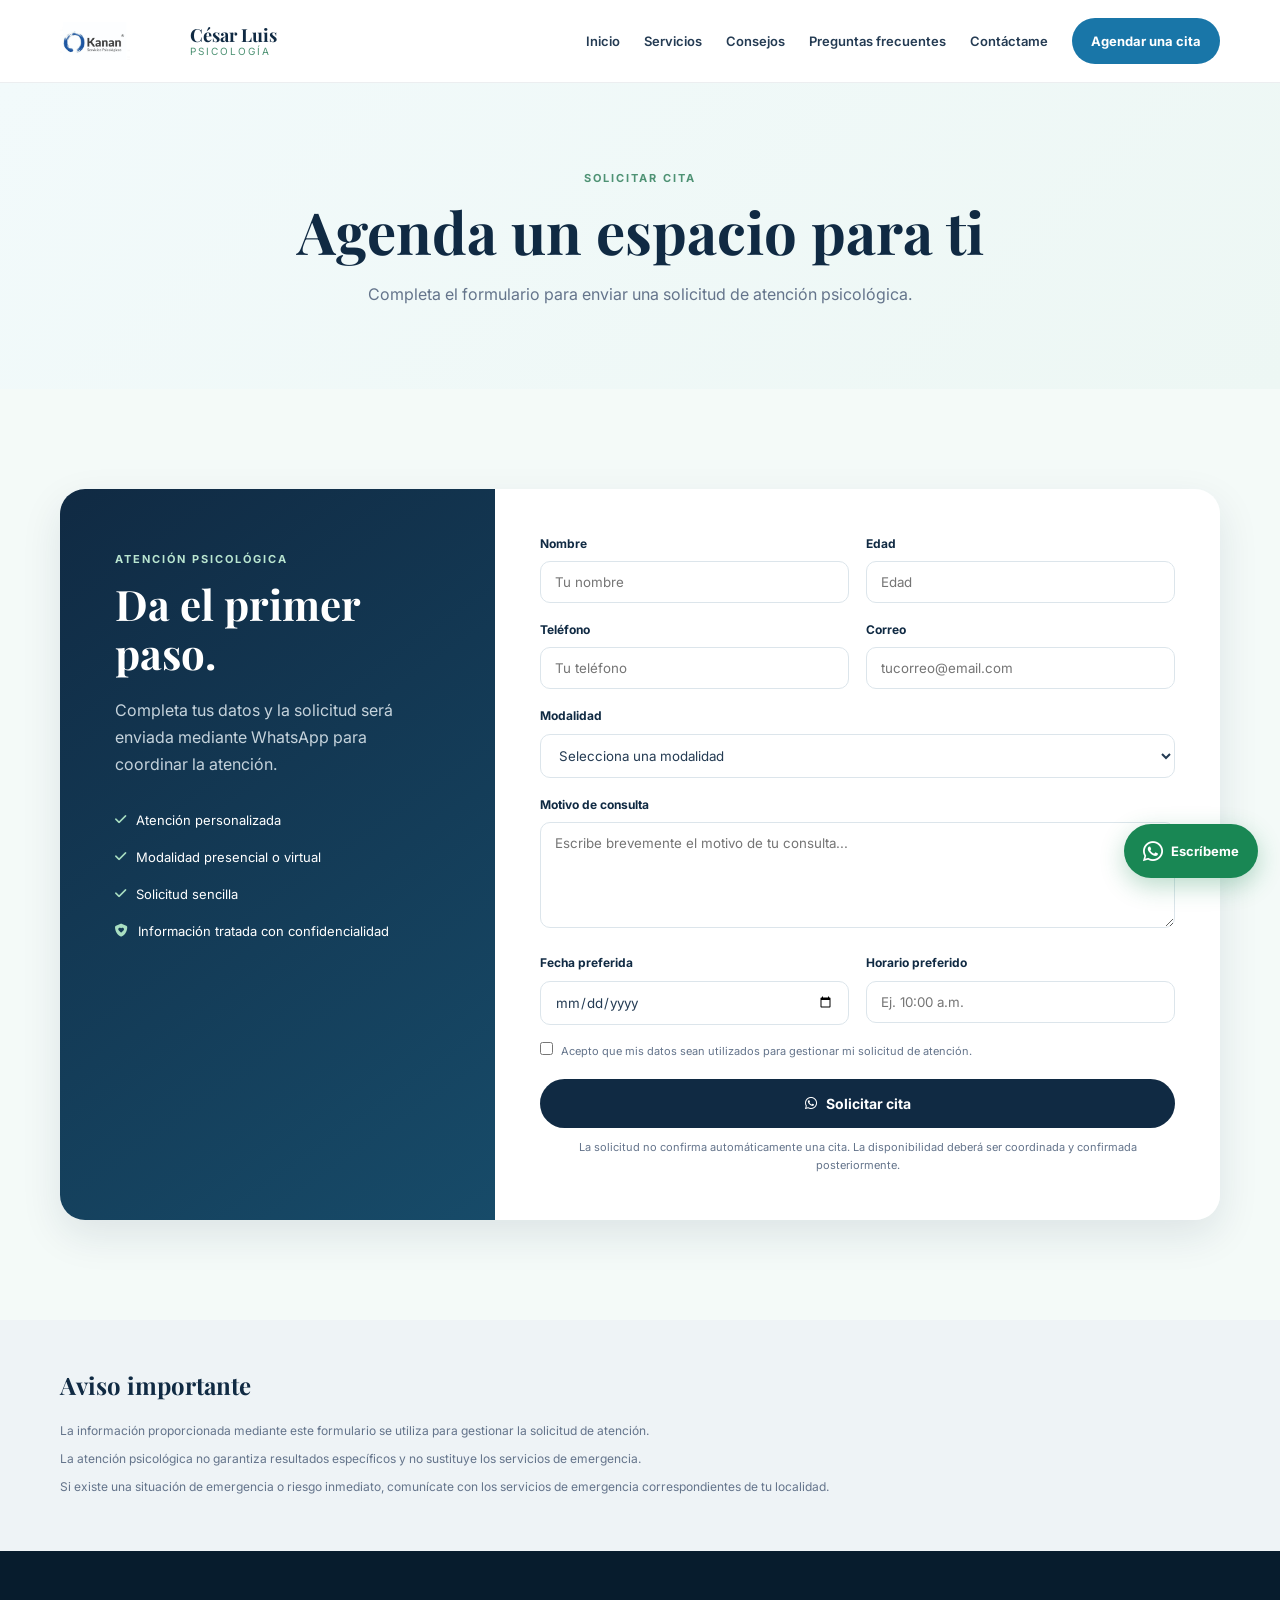
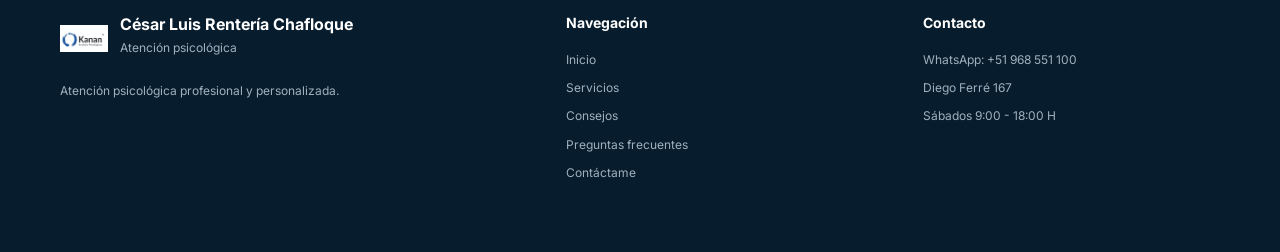
<file: psicologo-web/cita.html>
<!DOCTYPE html>
<html lang="es">

<head>

    <meta charset="UTF-8">
    <meta name="viewport" content="width=device-width, initial-scale=1.0">

    <meta name="description"
          content="Solicita una cita de atención psicológica.">

    <title>Agendar cita | Psicólogo César Luis Rentería</title>

    <link rel="stylesheet" href="styles.css">

    <link rel="preconnect" href="https://fonts.googleapis.com">
    <link rel="preconnect" href="https://fonts.gstatic.com" crossorigin>

    <link href="https://fonts.googleapis.com/css2?family=Inter:wght@400;500;600;700&family=Playfair+Display:wght@600;700&display=swap"
          rel="stylesheet">

    <link rel="stylesheet"
          href="https://cdnjs.cloudflare.com/ajax/libs/font-awesome/6.5.2/css/all.min.css">

    <link rel="icon" type="image/png" href="img/favicon.png">

</head>

<body>


<header class="header">

    <div class="container nav-container">

        <a href="index.html" class="logo">

            <img src="img/logo.png"
                 alt="Logo"
                 class="logo-img">

            <div class="logo-text">
                <strong>César Luis</strong>
                <span>Psicología</span>
            </div>

        </a>


        <button class="menu-toggle" id="menuToggle">

            <i class="fa-solid fa-bars"></i>

        </button>


        <nav class="nav" id="nav">

            <a href="index.html" class="nav-link">
                Inicio
            </a>

            <a href="servicios.html" class="nav-link">
                Servicios
            </a>

            <a href="consejos.html" class="nav-link">
                Consejos
            </a>

            <a href="preguntas.html" class="nav-link">
                Preguntas frecuentes
            </a>

            <a href="contacto.html" class="nav-link">
                Contáctame
            </a>

            <a href="cita.html" class="nav-button active-button">
                Agendar una cita
            </a>

        </nav>

    </div>

</header>


<main>


<section class="page-hero">

    <div class="container">

        <span class="section-label">
            SOLICITAR CITA
        </span>

        <h1>
            Agenda un espacio para ti
        </h1>

        <p>
            Completa el formulario para enviar una solicitud
            de atención psicológica.
        </p>

    </div>

</section>


<section class="section appointment">

    <div class="container">

        <div class="appointment-box">


            <div class="appointment-info">

                <span class="section-label light">
                    ATENCIÓN PSICOLÓGICA
                </span>

                <h2>
                    Da el primer paso.
                </h2>

                <p>
                    Completa tus datos y la solicitud será enviada
                    mediante WhatsApp para coordinar la atención.
                </p>

                <div class="appointment-features">

                    <div>
                        <i class="fa-solid fa-check"></i>
                        Atención personalizada
                    </div>

                    <div>
                        <i class="fa-solid fa-check"></i>
                        Modalidad presencial o virtual
                    </div>

                    <div>
                        <i class="fa-solid fa-check"></i>
                        Solicitud sencilla
                    </div>

                    <div>
                        <i class="fa-solid fa-shield-heart"></i>
                        Información tratada con confidencialidad
                    </div>

                </div>

            </div>


            <form class="appointment-form"
                  id="appointmentForm">


                <div class="form-row">

                    <div class="form-group">

                        <label for="nombre">
                            Nombre
                        </label>

                        <input type="text"
                               id="nombre"
                               name="nombre"
                               required
                               placeholder="Tu nombre">

                    </div>


                    <div class="form-group">

                        <label for="edad">
                            Edad
                        </label>

                        <input type="number"
                               id="edad"
                               name="edad"
                               min="1"
                               max="120"
                               required
                               placeholder="Edad">

                    </div>

                </div>


                <div class="form-row">

                    <div class="form-group">

                        <label for="telefono">
                            Teléfono
                        </label>

                        <input type="tel"
                               id="telefono"
                               name="telefono"
                               required
                               placeholder="Tu teléfono">

                    </div>


                    <div class="form-group">

                        <label for="correo">
                            Correo
                        </label>

                        <input type="email"
                               id="correo"
                               name="correo"
                               required
                               placeholder="tucorreo@email.com">

                    </div>

                </div>


                <div class="form-group">

                    <label for="modalidad">
                        Modalidad
                    </label>

                    <select id="modalidad"
                            name="modalidad"
                            required>

                        <option value="">
                            Selecciona una modalidad
                        </option>

                        <option value="Presencial">
                            Presencial
                        </option>

                        <option value="Virtual">
                            Virtual
                        </option>

                    </select>

                </div>


                <div class="form-group">

                    <label for="motivo">
                        Motivo de consulta
                    </label>

                    <textarea id="motivo"
                              name="motivo"
                              rows="5"
                              required
                              placeholder="Escribe brevemente el motivo de tu consulta..."></textarea>

                </div>


                <div class="form-row">

                    <div class="form-group">

                        <label for="fecha">
                            Fecha preferida
                        </label>

                        <input type="date"
                               id="fecha"
                               name="fecha"
                               required>

                    </div>


                    <div class="form-group">

                        <label for="horario">
                            Horario preferido
                        </label>

                        <input type="text"
                               id="horario"
                               name="horario"
                               required
                               placeholder="Ej. 10:00 a.m.">

                    </div>

                </div>


                <label class="privacy-check">

                    <input type="checkbox"
                           required>

                    <span>
                        Acepto que mis datos sean utilizados
                        para gestionar mi solicitud de atención.
                    </span>

                </label>


                <button type="submit"
                        class="btn btn-primary btn-full">

                    <i class="fa-brands fa-whatsapp"></i>

                    Solicitar cita

                </button>


                <small class="form-note">

                    La solicitud no confirma automáticamente
                    una cita. La disponibilidad deberá ser
                    coordinada y confirmada posteriormente.

                </small>

            </form>

        </div>

    </div>

</section>


<section class="privacy">

    <div class="container">

        <h2>
            Aviso importante
        </h2>

        <p>
            La información proporcionada mediante este formulario
            se utiliza para gestionar la solicitud de atención.
        </p>

        <p>
            La atención psicológica no garantiza resultados específicos
            y no sustituye los servicios de emergencia.
        </p>

        <p>
            Si existe una situación de emergencia o riesgo inmediato,
            comunícate con los servicios de emergencia correspondientes
            de tu localidad.
        </p>

    </div>

</section>


</main>


<footer class="footer">

    <div class="container footer-grid">

        <div>

            <div class="footer-logo">

                <img src="img/logo.png" alt="Logo">

                <div>
                    <strong>César Luis Rentería Chafloque</strong>
                    <span>Atención psicológica</span>
                </div>

            </div>

            <p>
                Atención psicológica profesional y personalizada.
            </p>

        </div>


        <div>

            <h3>Navegación</h3>

            <a href="index.html">Inicio</a>
            <a href="servicios.html">Servicios</a>
            <a href="consejos.html">Consejos</a>
            <a href="preguntas.html">Preguntas frecuentes</a>
            <a href="contacto.html">Contáctame</a>

        </div>


        <div>

            <h3>Contacto</h3>

            <a href="https://wa.me/51968551100" target="_blank">
                WhatsApp: +51 968 551 100
            </a>

            <span>Diego Ferré 167</span>
            <span>Sábados 9:00 - 18:00 H</span>

        </div>

    </div>

</footer>


<a href="https://wa.me/51968551100"
   target="_blank"
   class="whatsapp-float">

    <i class="fa-brands fa-whatsapp"></i>
    <span>Escríbeme</span>

</a>


<script src="script.js"></script>

</body>
</html>
</file>
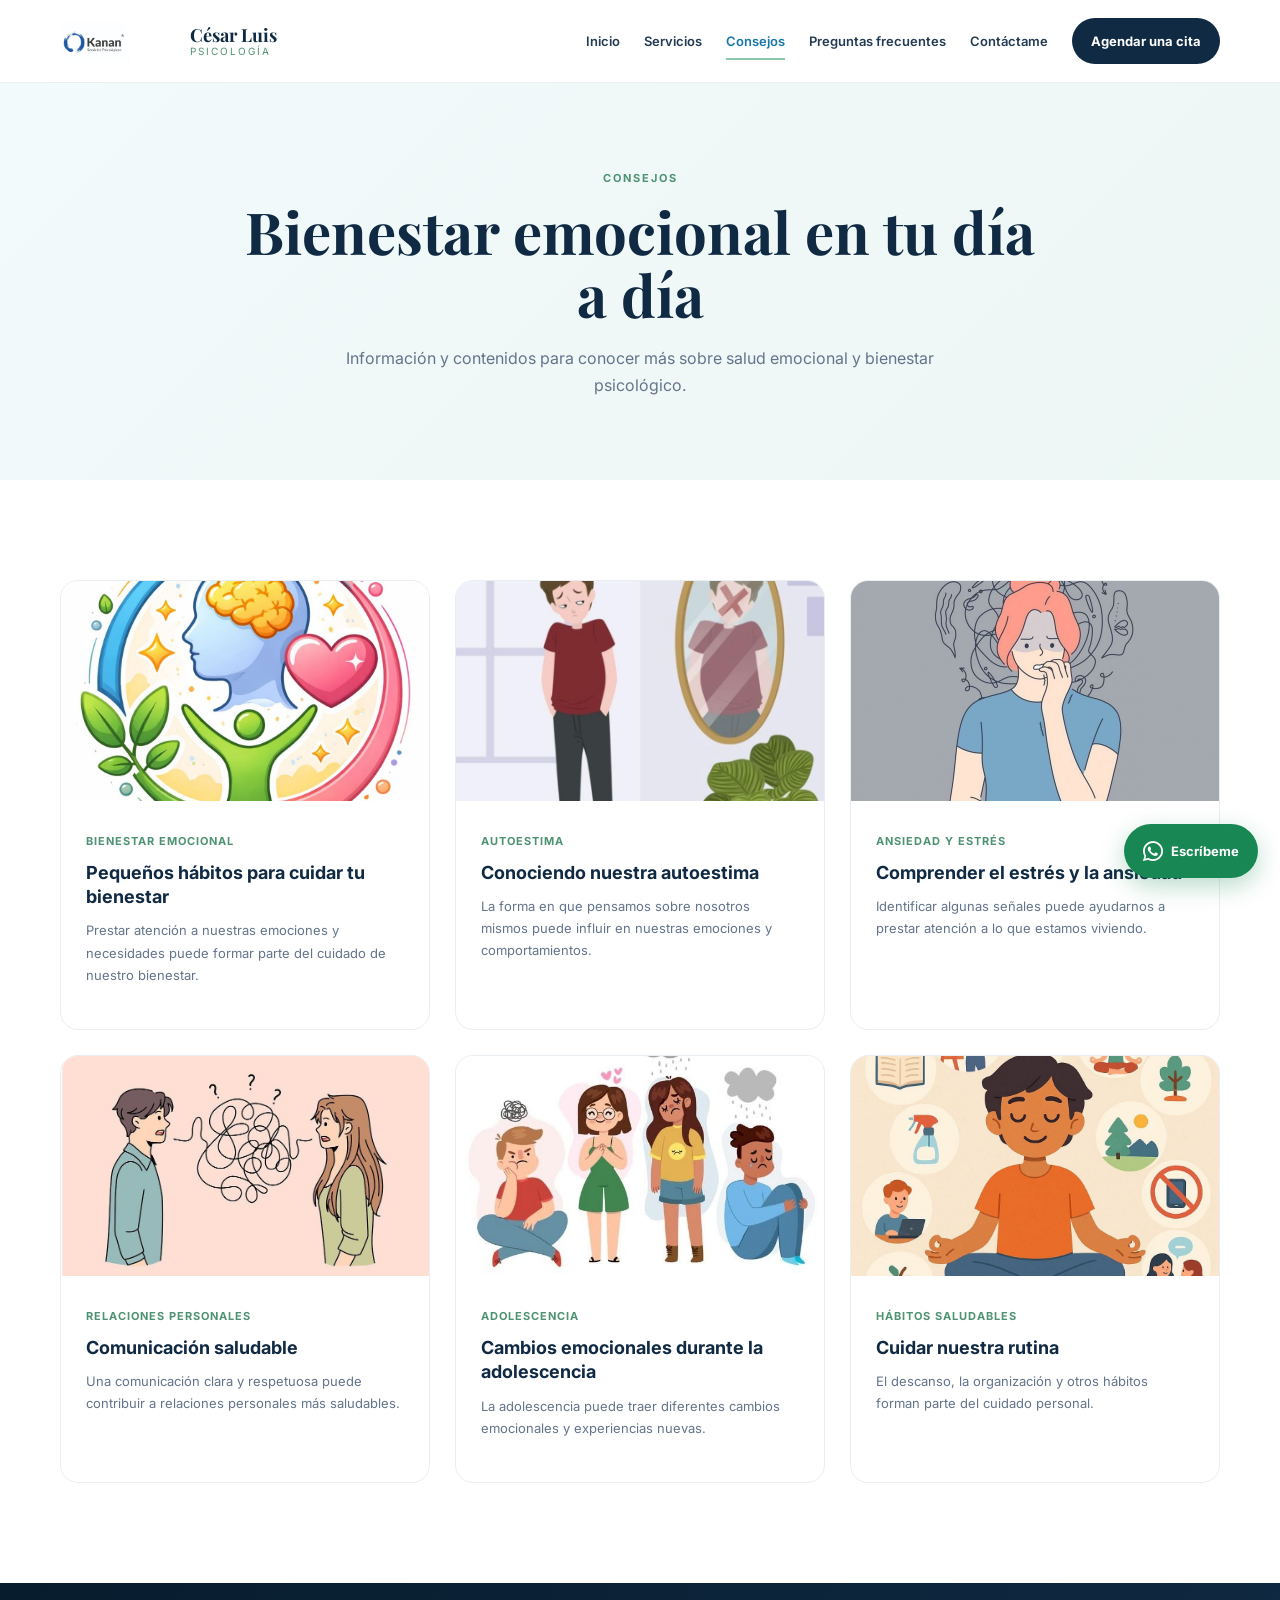
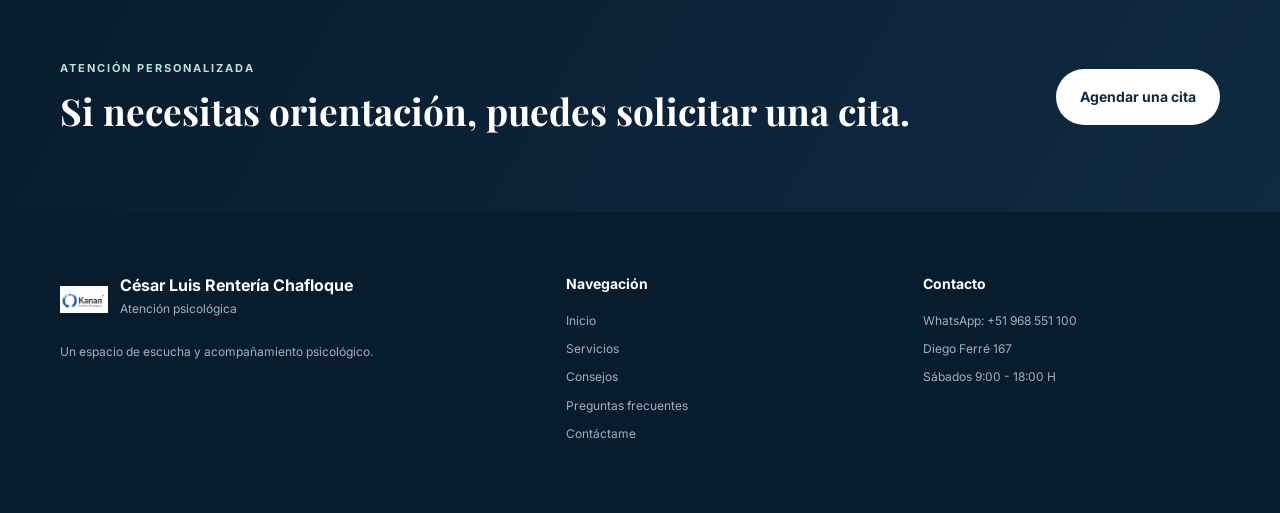
<file: psicologo-web/consejos.html>
<!DOCTYPE html>
<html lang="es">

<head>

    <meta charset="UTF-8">
    <meta name="viewport" content="width=device-width, initial-scale=1.0">

    <meta name="description"
          content="Consejos y contenido sobre bienestar emocional y salud psicológica.">

    <title>Consejos | Psicólogo César Luis Rentería</title>

    <link rel="stylesheet" href="styles.css">

    <link rel="preconnect" href="https://fonts.googleapis.com">
    <link rel="preconnect" href="https://fonts.gstatic.com" crossorigin>

    <link href="https://fonts.googleapis.com/css2?family=Inter:wght@400;500;600;700&family=Playfair+Display:wght@600;700&display=swap"
          rel="stylesheet">

    <link rel="stylesheet"
          href="https://cdnjs.cloudflare.com/ajax/libs/font-awesome/6.5.2/css/all.min.css">

    <link rel="icon" type="image/png" href="img/favicon.png">

</head>

<body>


<header class="header">

    <div class="container nav-container">

        <a href="index.html" class="logo">

            <img src="img/logo.png"
                 alt="Logo"
                 class="logo-img">

            <div class="logo-text">
                <strong>César Luis</strong>
                <span>Psicología</span>
            </div>

        </a>


        <button class="menu-toggle" id="menuToggle">

            <i class="fa-solid fa-bars"></i>

        </button>


        <nav class="nav" id="nav">

            <a href="index.html" class="nav-link">
                Inicio
            </a>

            <a href="servicios.html" class="nav-link">
                Servicios
            </a>

            <a href="consejos.html" class="nav-link active">
                Consejos
            </a>

            <a href="preguntas.html" class="nav-link">
                Preguntas frecuentes
            </a>

            <a href="contacto.html" class="nav-link">
                Contáctame
            </a>

            <a href="cita.html" class="nav-button">
                Agendar una cita
            </a>

        </nav>

    </div>

</header>


<main>


<section class="page-hero">

    <div class="container">

        <span class="section-label">
            CONSEJOS
        </span>

        <h1>
            Bienestar emocional
            en tu día a día
        </h1>

        <p>
            Información y contenidos para conocer más sobre
            salud emocional y bienestar psicológico.
        </p>

    </div>

</section>


<section class="section blog">

    <div class="container">

        <div class="blog-grid">


            <article class="blog-card">

                <img src="img/bienestar.jpeg"
                     alt="Bienestar emocional">

                <div class="blog-content">

                    <span>Bienestar emocional</span>

                    <h3>
                        Pequeños hábitos para cuidar tu bienestar
                    </h3>

                    <p>
                        Prestar atención a nuestras emociones y
                        necesidades puede formar parte del cuidado
                        de nuestro bienestar.
                    </p>

                </div>

            </article>


            <article class="blog-card">

                <img src="img/autoestima.jpeg"
                     alt="Autoestima">

                <div class="blog-content">

                    <span>Autoestima</span>

                    <h3>
                        Conociendo nuestra autoestima
                    </h3>

                    <p>
                        La forma en que pensamos sobre nosotros
                        mismos puede influir en nuestras emociones
                        y comportamientos.
                    </p>

                </div>

            </article>


            <article class="blog-card">

                <img src="img/ansiedad.jpeg"
                     alt="Ansiedad y estrés">

                <div class="blog-content">

                    <span>Ansiedad y estrés</span>

                    <h3>
                        Comprender el estrés y la ansiedad
                    </h3>

                    <p>
                        Identificar algunas señales puede ayudarnos
                        a prestar atención a lo que estamos viviendo.
                    </p>

                    

                </div>

            </article>


            <article class="blog-card">

                <img src="img/relaciones.jpeg"
                     alt="Relaciones personales">

                <div class="blog-content">

                    <span>Relaciones personales</span>

                    <h3>
                        Comunicación saludable
                    </h3>

                    <p>
                        Una comunicación clara y respetuosa puede
                        contribuir a relaciones personales más saludables.
                    </p>

                    

                </div>

            </article>


            <article class="blog-card">

                <img src="img/adolescencia.jpeg"
                     alt="Adolescencia">

                <div class="blog-content">

                    <span>Adolescencia</span>

                    <h3>
                        Cambios emocionales durante la adolescencia
                    </h3>

                    <p>
                        La adolescencia puede traer diferentes
                        cambios emocionales y experiencias nuevas.
                    </p>

                

                </div>

            </article>


            <article class="blog-card">

                <img src="img/habitos.jpeg"
                     alt="Hábitos saludables">

                <div class="blog-content">

                    <span>Hábitos saludables</span>

                    <h3>
                        Cuidar nuestra rutina
                    </h3>

                    <p>
                        El descanso, la organización y otros hábitos
                        forman parte del cuidado personal.
                    </p>

                    

                </div>

            </article>

        </div>

    </div>

</section>


<section class="cta">

    <div class="container cta-content">

        <div>

            <span class="section-label light">
                ATENCIÓN PERSONALIZADA
            </span>

            <h2>
                Si necesitas orientación, puedes solicitar una cita.
            </h2>

        </div>

        <a href="cita.html" class="btn btn-white">
            Agendar una cita
        </a>

    </div>

</section>


</main>


<footer class="footer">

    <div class="container footer-grid">

        <div>

            <div class="footer-logo">

                <img src="img/logo.png" alt="Logo">

                <div>
                    <strong>César Luis Rentería Chafloque</strong>
                    <span>Atención psicológica</span>
                </div>

            </div>

            <p>
                Un espacio de escucha y acompañamiento psicológico.
            </p>

        </div>


        <div>

            <h3>Navegación</h3>

            <a href="index.html">Inicio</a>
            <a href="servicios.html">Servicios</a>
            <a href="consejos.html">Consejos</a>
            <a href="preguntas.html">Preguntas frecuentes</a>
            <a href="contacto.html">Contáctame</a>

        </div>


        <div>

            <h3>Contacto</h3>

            <a href="https://wa.me/51968551100" target="_blank">
                WhatsApp: +51 968 551 100
            </a>

            <span>Diego Ferré 167</span>
            <span>Sábados 9:00 - 18:00 H</span>

        </div>

    </div>

</footer>


<a href="https://wa.me/51968551100"
   target="_blank"
   class="whatsapp-float">

    <i class="fa-brands fa-whatsapp"></i>
    <span>Escríbeme</span>

</a>


<script src="script.js"></script>

</body>
</html>
</file>
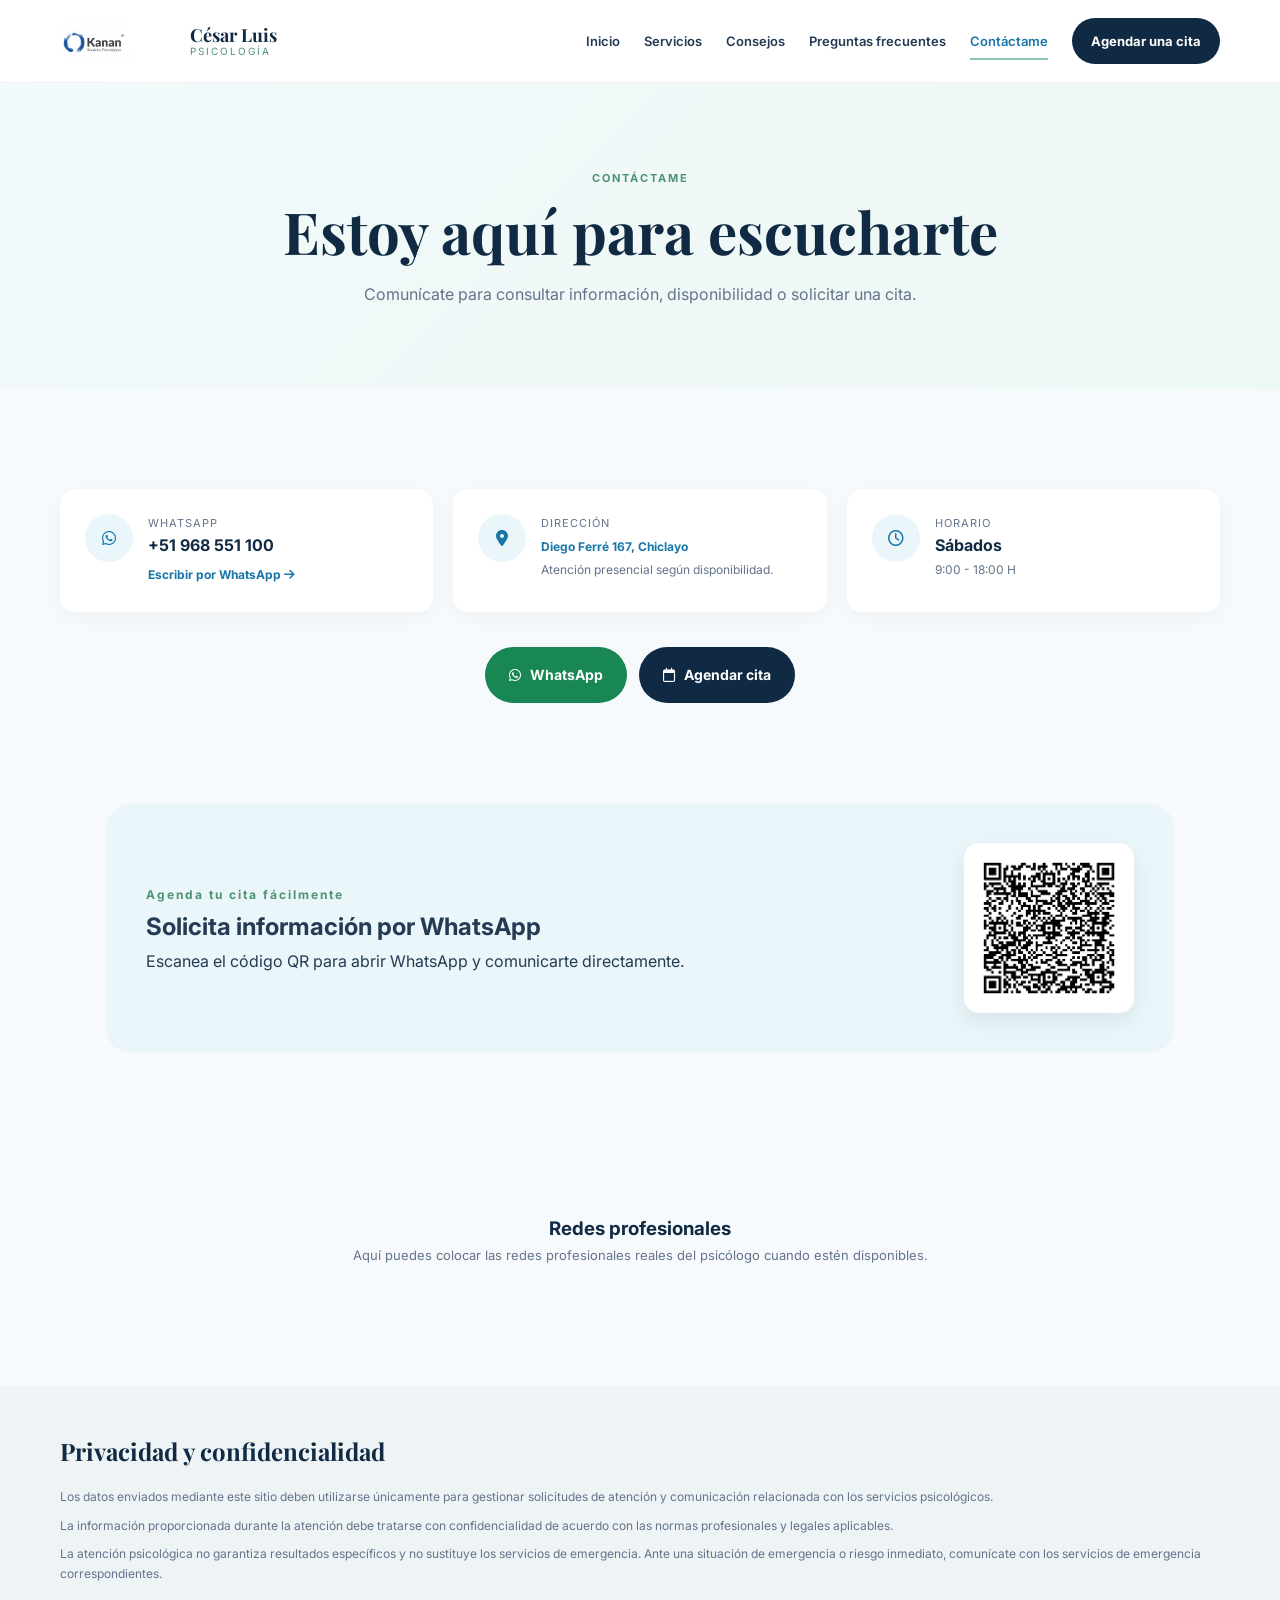
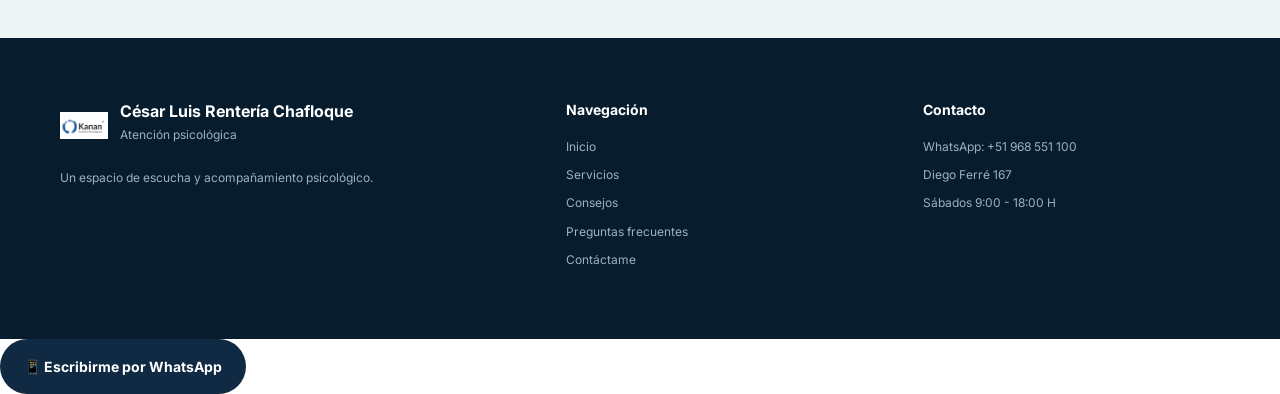
<file: psicologo-web/contacto.html>
<!DOCTYPE html>
<html lang="es">

<head>

    <meta charset="UTF-8">
    <meta name="viewport" content="width=device-width, initial-scale=1.0">

    <meta name="description"
          content="Información de contacto del psicólogo César Luis Rentería Chafloque.">

    <title>Contáctame | Psicólogo César Luis Rentería</title>

    <link rel="stylesheet" href="styles.css">

    <link rel="preconnect" href="https://fonts.googleapis.com">
    <link rel="preconnect" href="https://fonts.gstatic.com" crossorigin>

    <link href="https://fonts.googleapis.com/css2?family=Inter:wght@400;500;600;700&family=Playfair+Display:wght@600;700&display=swap"
          rel="stylesheet">

    <link rel="stylesheet"
          href="https://cdnjs.cloudflare.com/ajax/libs/font-awesome/6.5.2/css/all.min.css">

    <link rel="icon" type="image/png" href="img/favicon.png">

</head>

<body>


<header class="header">

    <div class="container nav-container">

        <a href="index.html" class="logo">

            <img src="img/logo.png"
                 alt="Logo"
                 class="logo-img">

            <div class="logo-text">
                <strong>César Luis</strong>
                <span>Psicología</span>
            </div>

        </a>


        <button class="menu-toggle" id="menuToggle">

            <i class="fa-solid fa-bars"></i>

        </button>


        <nav class="nav" id="nav">

            <a href="index.html" class="nav-link">
                Inicio
            </a>

            <a href="servicios.html" class="nav-link">
                Servicios
            </a>

            <a href="consejos.html" class="nav-link">
                Consejos
            </a>

            <a href="preguntas.html" class="nav-link">
                Preguntas frecuentes
            </a>

            <a href="contacto.html" class="nav-link active">
                Contáctame
            </a>

            <a href="cita.html" class="nav-button">
                Agendar una cita
            </a>

        </nav>

    </div>

</header>


<main>


<section class="page-hero">

    <div class="container">

        <span class="section-label">
            CONTÁCTAME
        </span>

        <h1>
            Estoy aquí para escucharte
        </h1>

        <p>
            Comunícate para consultar información, disponibilidad
            o solicitar una cita.
        </p>

    </div>

</section>


<section class="section contact">

    <div class="container">


        <div class="contact-grid">


            <div class="contact-card">

                <div class="contact-icon">

                    <i class="fa-brands fa-whatsapp"></i>

                </div>

                <div>

                    <span>WhatsApp</span>

                    <strong>
                        +51 968 551 100
                    </strong>

                    <a href="https://wa.me/51968551100"
                       target="_blank">

                        Escribir por WhatsApp
                        <i class="fa-solid fa-arrow-right"></i>

                    </a>

                </div>

            </div>


            <div class="contact-card">

                <div class="contact-icon">

                    <i class="fa-solid fa-location-dot"></i>

                </div>

                <div>

                    <span>Dirección</span>

                    <a href="https://www.google.com/maps/search/?api=1&query=Diego+Ferré+167%2C+Chiclayo%2C+Lambayeque%2C+Perú"
   target="_blank"
   rel="noopener"
   class="location-link">
    Diego Ferré 167, Chiclayo
</a>

                    <p>
                        Atención presencial según disponibilidad.
                    </p>

                </div>

            </div>


            <div class="contact-card">

                <div class="contact-icon">

                    <i class="fa-regular fa-clock"></i>

                </div>

                <div>

                    <span>Horario</span>

                    <strong>
                        Sábados
                    </strong>

                    <p>
                        9:00 - 18:00 H
                    </p>

                </div>

            </div>

        </div>


        <div class="contact-buttons">

            <a href="https://wa.me/51968551100"
               target="_blank"
               class="btn btn-whatsapp">

                <i class="fa-brands fa-whatsapp"></i>
                WhatsApp

            </a>


            <a href="cita.html"
               class="btn btn-primary">

                <i class="fa-regular fa-calendar"></i>
                Agendar cita

            </a>

        </div>


       <section class="section section-soft">
    <div class="container qr-section">

        <div>
            <span class="eyebrow">Agenda tu cita fácilmente</span>
            <h2>Solicita información por WhatsApp</h2>

            <p>
                Escanea el código QR para abrir WhatsApp y
                comunicarte directamente.
            </p>
        </div>

        <div class="qr-box">
            <img
    src="img/qr-whatsapp.png"
    alt="Código QR para contactar por WhatsApp"
>
        </div>

    </div>
</section>


        <div class="social-section">

            <h3>
                Redes profesionales
            </h3>

            <p>
                Aquí puedes colocar las redes profesionales reales
                del psicólogo cuando estén disponibles.
            </p>


            <div class="social-links">

                <!--
                NO COLOQUES REDES INVENTADAS.

                Cuando tengas una red real puedes agregarla aquí.

                Ejemplo:

                <a href="URL-REAL" target="_blank">
                    <i class="fa-brands fa-instagram"></i>
                </a>
                -->

            </div>

        </div>

    </div>

</section>


<section class="privacy">

    <div class="container">

        <h2>
            Privacidad y confidencialidad
        </h2>

        <p>
            Los datos enviados mediante este sitio deben utilizarse
            únicamente para gestionar solicitudes de atención y
            comunicación relacionada con los servicios psicológicos.
        </p>

        <p>
            La información proporcionada durante la atención debe
            tratarse con confidencialidad de acuerdo con las normas
            profesionales y legales aplicables.
        </p>

        <p>
            La atención psicológica no garantiza resultados específicos
            y no sustituye los servicios de emergencia. Ante una
            situación de emergencia o riesgo inmediato, comunícate
            con los servicios de emergencia correspondientes.
        </p>

    </div>

</section>


</main>


<footer class="footer">

    <div class="container footer-grid">

        <div>

            <div class="footer-logo">

                <img src="img/logo.png" alt="Logo">

                <div>
                    <strong>César Luis Rentería Chafloque</strong>
                    <span>Atención psicológica</span>
                </div>

            </div>

            <p>
                Un espacio de escucha y acompañamiento psicológico.
            </p>

        </div>


        <div>

            <h3>Navegación</h3>

            <a href="index.html">Inicio</a>
            <a href="servicios.html">Servicios</a>
            <a href="consejos.html">Consejos</a>
            <a href="preguntas.html">Preguntas frecuentes</a>
            <a href="contacto.html">Contáctame</a>

        </div>


        <div>

            <h3>Contacto</h3>

            <a href="https://wa.me/51968551100" target="_blank">
                WhatsApp: +51 968 551 100
            </a>

            <span>Diego Ferré 167</span>
            <span>Sábados 9:00 - 18:00 H</span>

        </div>

    </div>

</footer>


<a
    href="https://wa.me/51968551100?text=Hola%20C%C3%A9sar%2C%20necesito%20consultar%20algo.%20%C2%BFPodr%C3%ADa%20brindarme%20informaci%C3%B3n%3F"
    target="_blank"
    rel="noopener"
    class="btn btn-primary"
>
    📱 Escribirme por WhatsApp
</a>


<script src="script.js"></script>

</body>
</html>
</file>
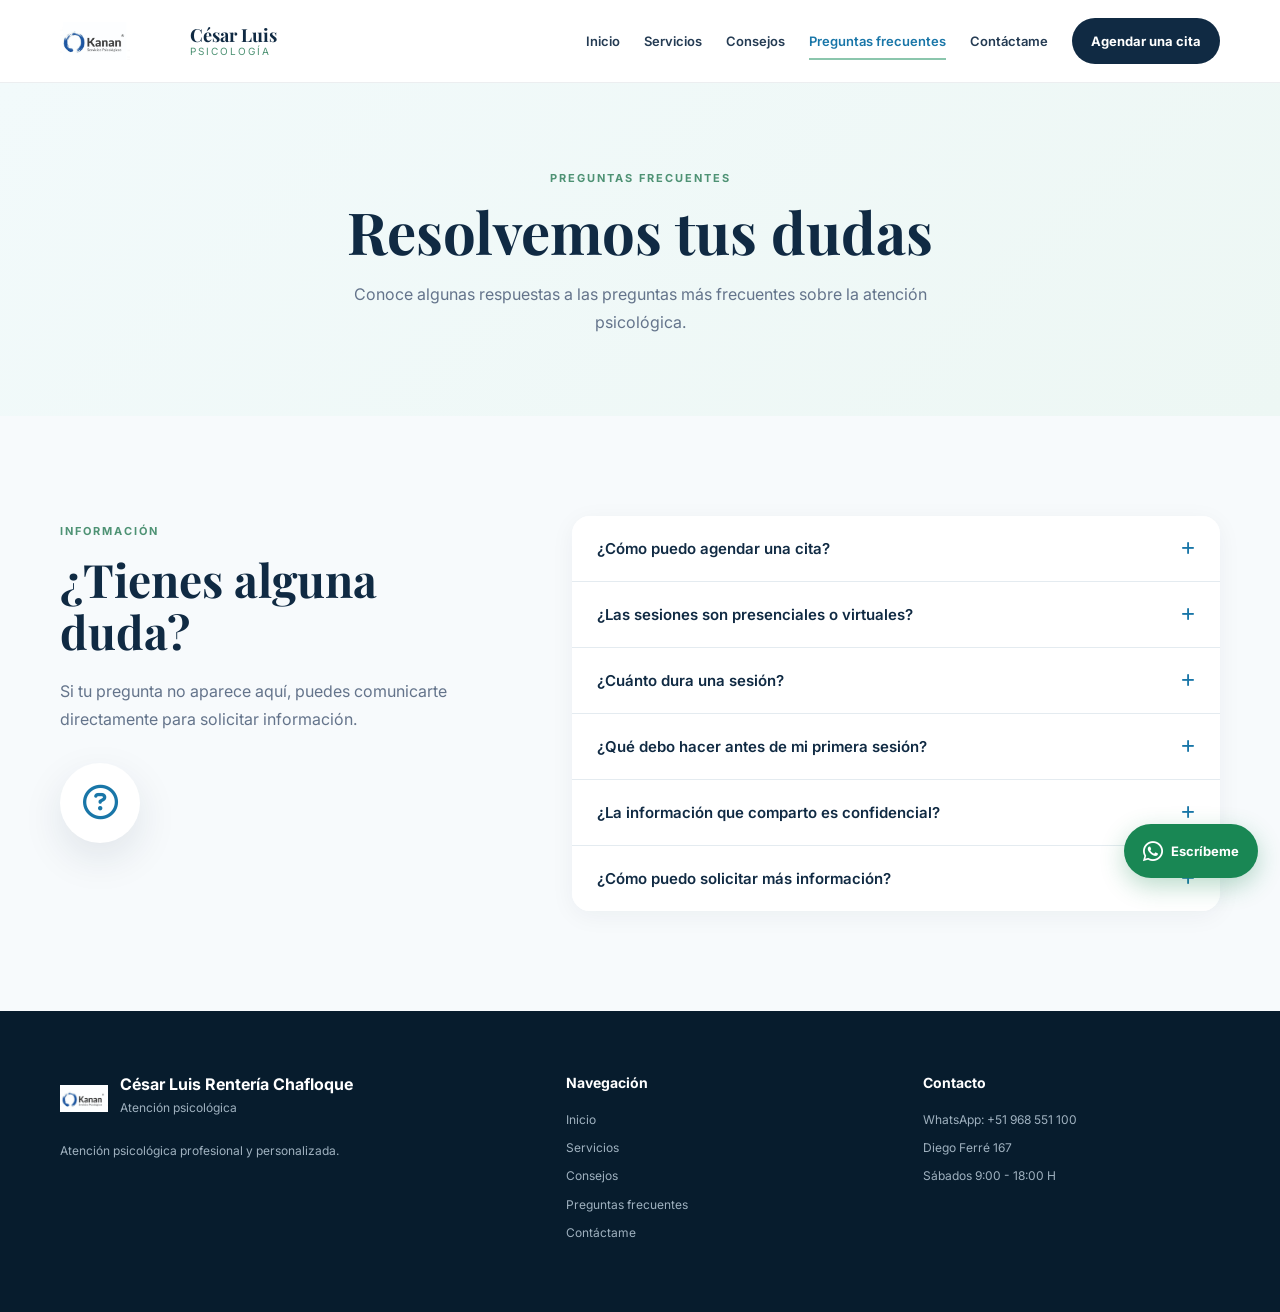
<file: psicologo-web/preguntas.html>
<!DOCTYPE html>
<html lang="es">

<head>

    <meta charset="UTF-8">
    <meta name="viewport" content="width=device-width, initial-scale=1.0">

    <meta name="description"
          content="Preguntas frecuentes sobre atención psicológica.">

    <title>Preguntas frecuentes | Psicólogo César Luis Rentería</title>

    <link rel="stylesheet" href="styles.css">

    <link rel="preconnect" href="https://fonts.googleapis.com">
    <link rel="preconnect" href="https://fonts.gstatic.com" crossorigin>

    <link href="https://fonts.googleapis.com/css2?family=Inter:wght@400;500;600;700&family=Playfair+Display:wght@600;700&display=swap"
          rel="stylesheet">

    <link rel="stylesheet"
          href="https://cdnjs.cloudflare.com/ajax/libs/font-awesome/6.5.2/css/all.min.css">

    <link rel="icon" type="image/png" href="img/favicon.png">

</head>

<body>


<header class="header">

    <div class="container nav-container">

        <a href="index.html" class="logo">

            <img src="img/logo.png"
                 alt="Logo"
                 class="logo-img">

            <div class="logo-text">
                <strong>César Luis</strong>
                <span>Psicología</span>
            </div>

        </a>


        <button class="menu-toggle" id="menuToggle">

            <i class="fa-solid fa-bars"></i>

        </button>


        <nav class="nav" id="nav">

            <a href="index.html" class="nav-link">
                Inicio
            </a>

            <a href="servicios.html" class="nav-link">
                Servicios
            </a>

            <a href="consejos.html" class="nav-link">
                Consejos
            </a>

            <a href="preguntas.html" class="nav-link active">
                Preguntas frecuentes
            </a>

            <a href="contacto.html" class="nav-link">
                Contáctame
            </a>

            <a href="cita.html" class="nav-button">
                Agendar una cita
            </a>

        </nav>

    </div>

</header>


<main>


<section class="page-hero">

    <div class="container">

        <span class="section-label">
            PREGUNTAS FRECUENTES
        </span>

        <h1>
            Resolvemos tus dudas
        </h1>

        <p>
            Conoce algunas respuestas a las preguntas más frecuentes
            sobre la atención psicológica.
        </p>

    </div>

</section>


<section class="section faq">

    <div class="container faq-grid">

        <div class="faq-intro">

            <span class="section-label">
                INFORMACIÓN
            </span>

            <h2>
                ¿Tienes alguna duda?
            </h2>

            <p>
                Si tu pregunta no aparece aquí, puedes comunicarte
                directamente para solicitar información.
            </p>

            <div class="faq-icon">
                <i class="fa-regular fa-circle-question"></i>
            </div>

        </div>


        <div class="faq-list">


            <div class="faq-item">

                <button class="faq-question">

                    <span>
                        ¿Cómo puedo agendar una cita?
                    </span>

                    <i class="fa-solid fa-plus"></i>

                </button>

                <div class="faq-answer">

                    <p>
                        Puedes solicitar una cita mediante el formulario
                        de la página "Agendar una cita" o comunicarte
                        directamente por WhatsApp.
                    </p>

                </div>

            </div>


            <div class="faq-item">

                <button class="faq-question">

                    <span>
                        ¿Las sesiones son presenciales o virtuales?
                    </span>

                    <i class="fa-solid fa-plus"></i>

                </button>

                <div class="faq-answer">

                    <p>
                        Se pueden solicitar ambas modalidades:
                        presencial y virtual. La disponibilidad se
                        coordina al solicitar la cita.
                    </p>

                </div>

            </div>


            <div class="faq-item">

                <button class="faq-question">

                    <span>
                        ¿Cuánto dura una sesión?
                    </span>

                    <i class="fa-solid fa-plus"></i>

                </button>

                <div class="faq-answer">

                    <p>
                        La duración de la sesión será informada al
                        momento de coordinar la atención.
                    </p>

                </div>

            </div>


            <div class="faq-item">

                <button class="faq-question">

                    <span>
                        ¿Qué debo hacer antes de mi primera sesión?
                    </span>

                    <i class="fa-solid fa-plus"></i>

                </button>

                <div class="faq-answer">

                    <p>
                        No es necesario realizar una preparación
                        especial. Puedes acudir dispuesto a conversar
                        sobre aquello que deseas trabajar o consultar.
                    </p>

                </div>

            </div>


            <div class="faq-item">

                <button class="faq-question">

                    <span>
                        ¿La información que comparto es confidencial?
                    </span>

                    <i class="fa-solid fa-plus"></i>

                </button>

                <div class="faq-answer">

                    <p>
                        La información compartida durante la atención
                        psicológica debe manejarse de manera confidencial
                        de acuerdo con las normas profesionales y legales
                        aplicables.
                    </p>

                </div>

            </div>


            <div class="faq-item">

                <button class="faq-question">

                    <span>
                        ¿Cómo puedo solicitar más información?
                    </span>

                    <i class="fa-solid fa-plus"></i>

                </button>

                <div class="faq-answer">

                    <p>
                        Puedes comunicarte mediante WhatsApp o utilizar
                        el formulario de solicitud de cita.
                    </p>

                </div>

            </div>

        </div>

    </div>

</section>


</main>


<footer class="footer">

    <div class="container footer-grid">

        <div>

            <div class="footer-logo">

                <img src="img/logo.png" alt="Logo">

                <div>
                    <strong>César Luis Rentería Chafloque</strong>
                    <span>Atención psicológica</span>
                </div>

            </div>

            <p>
                Atención psicológica profesional y personalizada.
            </p>

        </div>


        <div>

            <h3>Navegación</h3>

            <a href="index.html">Inicio</a>
            <a href="servicios.html">Servicios</a>
            <a href="consejos.html">Consejos</a>
            <a href="preguntas.html">Preguntas frecuentes</a>
            <a href="contacto.html">Contáctame</a>

        </div>


        <div>

            <h3>Contacto</h3>

            <a href="https://wa.me/51968551100" target="_blank">
                WhatsApp: +51 968 551 100
            </a>

            <span>Diego Ferré 167</span>
            <span>Sábados 9:00 - 18:00 H</span>

        </div>

    </div>

</footer>


<a href="https://wa.me/51968551100"
   target="_blank"
   class="whatsapp-float">

    <i class="fa-brands fa-whatsapp"></i>
    <span>Escríbeme</span>

</a>


<script src="script.js"></script>

</body>
</html>
</file>
<file: psicologo-web/styles.css>
:root {

    --navy: #102a43;
    --navy-dark: #071c2d;

    --blue: #1976a8;
    --blue-light: #eaf6fa;

    --green: #8bc6ad;
    --green-dark: #4e9274;

    --white: #ffffff;
    --off-white: #f7fafc;

    --gray: #64748b;
    --gray-light: #e4ebf0;

    --text: #243b53;

    --shadow: 0 15px 40px rgba(16,42,67,.10);

    --radius: 18px;

}


* {
    margin: 0;
    padding: 0;
    box-sizing: border-box;
}


html {
    scroll-behavior: smooth;
}


body {

    font-family: "Inter", sans-serif;

    color: var(--text);

    background: var(--white);

    line-height: 1.7;

}


img {
    max-width: 100%;
    display: block;
}


a {
    text-decoration: none;
    color: inherit;
}


button,
input,
textarea,
select {
    font-family: inherit;
}


.container {

    width: min(1160px, 92%);

    margin: auto;

}


/* =========================
   HEADER
========================= */

.header {

    position: sticky;

    top: 0;

    z-index: 1000;

    background: rgba(255,255,255,.97);

    backdrop-filter: blur(15px);

    border-bottom: 1px solid rgba(16,42,67,.08);

}


.nav-container {

    min-height: 82px;

    display: flex;

    align-items: center;

    justify-content: space-between;

}


.logo {

    display: flex;

    align-items: center;

    gap: 60px;

}


.logo-img {

    width: 70px;

    height: 80px;

    object-fit: contain;

}


.logo-text {

    display: flex;

    flex-direction: column;

    line-height: 1.15;

}


.logo-text strong {

    font-family: "Playfair Display", serif;

    font-size: 18px;

    color: var(--navy);

}


.logo-text span {

    color: var(--green-dark);

    font-size: 10px;

    letter-spacing: 2px;

    text-transform: uppercase;

}


.nav {

    display: flex;

    align-items: center;

    gap: 24px;

}


.nav-link {

    font-size: 13px;

    font-weight: 600;

    position: relative;

    color: var(--text);

    transition: .3s;

}


.nav-link:hover,
.nav-link.active {

    color: var(--blue);

}


.nav-link.active::after {

    content: "";

    position: absolute;

    height: 2px;

    width: 100%;

    bottom: -8px;

    left: 0;

    background: var(--green);

}


.nav-button {

    background: var(--navy);

    color: white;

    padding: 12px 19px;

    border-radius: 50px;

    font-size: 13px;

    font-weight: 700;

    transition: .3s;

}


.nav-button:hover,
.active-button {

    background: var(--blue);

}


.menu-toggle {

    display: none;

    background: none;

    border: none;

    color: var(--navy);

    font-size: 25px;

    cursor: pointer;

}


/* =========================
   HERO
========================= */

.hero {

    padding: 95px 0 85px;

    background:
        radial-gradient(
            circle at 85% 15%,
            rgba(139,198,173,.18),
            transparent 28%
        ),
        linear-gradient(
            135deg,
            #f8fcfd,
            #eef8fb
        );

}


.hero-content {

    display: grid;

    grid-template-columns: 1.05fr .95fr;

    align-items: center;

    gap: 70px;

}


.eyebrow {

    color: var(--green-dark);

    font-size: 12px;

    font-weight: 700;

    letter-spacing: 2px;

}


.hero h1 {

    font-family: "Playfair Display", serif;

    color: var(--navy);

    font-size: clamp(42px,5vw,67px);

    line-height: 1.08;

    margin: 15px 0 22px;

}


.hero h1 span {

    display: block;

    color: var(--blue);

}


.hero-subtitle {

    font-size: 18px;

    font-weight: 600;

    color: var(--navy);

    margin-bottom: 15px;

}


.hero-description {

    color: var(--gray);

    max-width: 620px;

    margin-bottom: 30px;

}


.hero-buttons {

    display: flex;

    gap: 12px;

    flex-wrap: wrap;

}


.btn {

    display: inline-flex;

    justify-content: center;

    align-items: center;

    gap: 9px;

    padding: 14px 22px;

    border-radius: 50px;

    font-size: 14px;

    font-weight: 700;

    border: 2px solid transparent;

    cursor: pointer;

    transition: .3s;

}


.btn-primary {

    background: var(--navy);

    color: white;

}


.btn-primary:hover {

    background: var(--blue);

    transform: translateY(-3px);

}


.btn-outline {

    border-color: var(--navy);

    color: var(--navy);

}


.btn-outline:hover {

    background: var(--navy);

    color: white;

}


.btn-white {

    background: white;

    color: var(--navy);

}


.btn-whatsapp {

    background: #198754;

    color: white;

}


.btn-whatsapp:hover {

    background: #147447;

}


.hero-trust {

    display: flex;

    gap: 22px;

    flex-wrap: wrap;

    margin-top: 28px;

}


.hero-trust div {

    display: flex;

    align-items: center;

    gap: 7px;

    color: var(--gray);

    font-size: 12px;

}


.hero-trust i {

    color: var(--green-dark);

}


.hero-image {

    position: relative;

}


.hero-image > img {

    width: 100%;

    max-width: 500px;

    height: 570px;

    object-fit: cover;

    margin-left: auto;

    border-radius: 180px 180px 25px 25px;

    box-shadow: var(--shadow);

}


.floating-card {

    position: absolute;

    bottom: 35px;

    left: 0;

    display: flex;

    align-items: center;

    gap: 12px;

    background: white;

    padding: 15px 19px;

    border-radius: 14px;

    box-shadow: var(--shadow);

}


.floating-icon {

    width: 43px;

    height: 43px;

    display: grid;

    place-items: center;

    background: var(--blue-light);

    color: var(--blue);

    border-radius: 50%;

}


.floating-card strong {

    display: block;

    font-size: 13px;

}


.floating-card span {

    display: block;

    color: var(--gray);

    font-size: 11px;

}


/* =========================
   PAGE HERO
========================= */

.page-hero {

    padding: 80px 0;

    background:
        linear-gradient(
            135deg,
            #f2fafb,
            #edf7f4
        );

    text-align: center;

}


.page-hero h1 {

    font-family: "Playfair Display", serif;

    color: var(--navy);

    font-size: clamp(38px,5vw,58px);

    line-height: 1.1;

    max-width: 800px;

    margin: auto;

}


.page-hero p {

    max-width: 650px;

    margin: 18px auto 0;

    color: var(--gray);

}


/* =========================
   ABOUT
========================= */

.about {

    padding: 110px 0;

}


.about-grid {

    display: grid;

    grid-template-columns: .9fr 1.1fr;

    align-items: center;

    gap: 80px;

}


.about-image {

    position: relative;

}


.about-image img {

    width: 100%;

    max-width: 450px;

    height: 500px;

    object-fit: cover;

    border-radius: 20px;

    position: relative;

    z-index: 2;

}


.image-decoration {

    position: absolute;

    width: 90%;

    height: 90%;

    border: 2px solid var(--green);

    border-radius: 20px;

    left: 35px;

    top: 35px;

}


.about h2,
.section-heading h2,
.faq-intro h2,
.qr-text h2 {

    font-family: "Playfair Display", serif;

    color: var(--navy);

    font-size: clamp(32px,4vw,46px);

    line-height: 1.15;

    margin-bottom: 20px;

}


.about-text p {

    color: var(--gray);

    margin-bottom: 15px;

}


.about-list {

    display: grid;

    gap: 10px;

    margin-top: 25px;

}


.about-list div {

    display: flex;

    gap: 10px;

    align-items: center;

    font-weight: 600;

}


.about-list i {

    color: var(--green-dark);

}


/* =========================
   SECTIONS
========================= */

.section {

    padding: 100px 0;

}


.section-heading {

    max-width: 750px;

    text-align: center;

    margin: 0 auto 55px;

}


.section-heading p {

    color: var(--gray);

}


.section-label {

    display: inline-block;

    color: var(--green-dark);

    font-size: 11px;

    font-weight: 700;

    letter-spacing: 2px;

    text-transform: uppercase;

    margin-bottom: 12px;

}


.section-label.light {

    color: #b9e5d0;

}


/* =========================
   SERVICES
========================= */

.services {

    background: var(--off-white);

}


.services-grid {

    display: grid;

    grid-template-columns: repeat(3,1fr);

    gap: 22px;

}


.service-card {

    background: white;

    padding: 32px;

    border-radius: var(--radius);

    border: 1px solid #edf2f5;

    transition: .3s;

}


.service-card:hover {

    transform: translateY(-7px);

    box-shadow: var(--shadow);

}


.service-icon {

    width: 56px;

    height: 56px;

    display: grid;

    place-items: center;

    border-radius: 15px;

    background: var(--blue-light);

    color: var(--blue);

    font-size: 21px;

    margin-bottom: 20px;

}


.service-card h3 {

    color: var(--navy);

    margin-bottom: 10px;

    line-height: 1.3;

}


.service-card p {

    color: var(--gray);

    font-size: 14px;

    margin-bottom: 20px;

}


.service-card a {

    color: var(--blue);

    font-size: 13px;

    font-weight: 700;

}


.service-note {

    margin-top: 30px;

    padding: 18px 22px;

    background: #edf8f3;

    border-radius: 15px;

    display: flex;

    align-items: center;

    gap: 15px;

}


.service-note i {

    color: var(--green-dark);

    font-size: 22px;

}


.service-note p {

    color: #45685a;

    font-size: 14px;

}


/* =========================
   CTA
========================= */

.cta {

    background:
        linear-gradient(
            120deg,
            var(--navy-dark),
            var(--navy)
        );

    color: white;

    padding: 70px 0;

}


.cta-content {

    display: flex;

    justify-content: space-between;

    align-items: center;

    gap: 35px;

}


.cta h2 {

    font-family: "Playfair Display", serif;

    font-size: 37px;

    line-height: 1.2;

    margin-bottom: 8px;

}


.cta p {

    color: #b8c7d4;

}


/* =========================
   BLOG
========================= */

.blog {

    background: white;

}


.blog-grid {

    display: grid;

    grid-template-columns: repeat(3,1fr);

    gap: 25px;

}


.blog-card {

    overflow: hidden;

    background: white;

    border: 1px solid #e9eef2;

    border-radius: var(--radius);

    transition: .3s;

}


.blog-card:hover {

    transform: translateY(-5px);

    box-shadow: var(--shadow);

}


.blog-card > img {

    width: 100%;

    height: 220px;

    object-fit: cover;

}


.blog-content {

    padding: 25px;

}


.blog-content > span {

    color: var(--green-dark);

    font-size: 11px;

    font-weight: 700;

    text-transform: uppercase;

    letter-spacing: 1px;

}


.blog-content h3 {

    color: var(--navy);

    font-size: 18px;

    line-height: 1.35;

    margin: 8px 0 10px;

}


.blog-content p {

    color: var(--gray);

    font-size: 13px;

    margin-bottom: 18px;

}


.read-more {

    border: none;

    background: none;

    color: var(--blue);

    font-weight: 700;

    cursor: pointer;

}


/* =========================
   FAQ
========================= */

.faq {

    background: var(--off-white);

}


.faq-grid {

    display: grid;

    grid-template-columns: .8fr 1.2fr;

    gap: 80px;

    align-items: start;

}


.faq-intro p {

    color: var(--gray);

}


.faq-icon {

    width: 80px;

    height: 80px;

    display: grid;

    place-items: center;

    background: white;

    color: var(--blue);

    border-radius: 50%;

    font-size: 35px;

    margin-top: 30px;

    box-shadow: var(--shadow);

}


.faq-list {

    background: white;

    border-radius: var(--radius);

    overflow: hidden;

    box-shadow: 0 5px 25px rgba(16,42,67,.05);

}


.faq-item {

    border-bottom: 1px solid var(--gray-light);

}


.faq-item:last-child {

    border-bottom: none;

}


.faq-question {

    width: 100%;

    padding: 23px 25px;

    background: white;

    border: none;

    display: flex;

    align-items: center;

    justify-content: space-between;

    text-align: left;

    color: var(--navy);

    font-size: 15px;

    font-weight: 600;

    cursor: pointer;

}


.faq-question i {

    color: var(--blue);

    transition: .3s;

}


.faq-item.open .faq-question i {

    transform: rotate(45deg);

}


.faq-answer {

    max-height: 0;

    overflow: hidden;

    transition: max-height .35s ease;

}


.faq-answer p {

    padding: 0 25px 23px;

    color: var(--gray);

    font-size: 14px;

}


/* =========================
   APPOINTMENT
========================= */

.appointment {

    background: #f4faf8;

}


.appointment-box {

    display: grid;

    grid-template-columns: .75fr 1.25fr;

    border-radius: 25px;

    overflow: hidden;

    box-shadow: var(--shadow);

}


.appointment-info {

    background:
        linear-gradient(
            145deg,
            var(--navy),
            #174b69
        );

    color: white;

    padding: 55px;

}


.appointment-info h2 {

    font-family: "Playfair Display", serif;

    font-size: 42px;

    line-height: 1.15;

    margin-bottom: 20px;

}


.appointment-info p {

    color: #c5d3dc;

}


.appointment-features {

    margin-top: 30px;

    display: grid;

    gap: 15px;

}


.appointment-features div {

    display: flex;

    gap: 10px;

    align-items: center;

    font-size: 13px;

}


.appointment-features i {

    color: #a9dfc2;

}


.appointment-form {

    background: white;

    padding: 45px;

}


.form-row {

    display: grid;

    grid-template-columns: 1fr 1fr;

    gap: 17px;

}


.form-group {

    margin-bottom: 17px;

}


.form-group label {

    display: block;

    font-size: 12px;

    font-weight: 700;

    color: var(--navy);

    margin-bottom: 7px;

}


.form-group input,
.form-group textarea,
.form-group select {

    width: 100%;

    border: 1px solid #dce5eb;

    border-radius: 10px;

    padding: 12px 14px;

    outline: none;

    color: var(--text);

    background: white;

}


.form-group textarea {

    resize: vertical;

}


.form-group input:focus,
.form-group textarea:focus,
.form-group select:focus {

    border-color: var(--blue);

    box-shadow: 0 0 0 3px rgba(25,118,168,.08);

}


.privacy-check {

    display: flex;

    align-items: flex-start;

    gap: 8px;

    color: var(--gray);

    font-size: 11px;

    margin-bottom: 18px;

}


.btn-full {

    width: 100%;

}


.form-note {

    display: block;

    text-align: center;

    color: var(--gray);

    font-size: 11px;

    margin-top: 10px;

}


/* =========================
   CONTACT
========================= */

.contact {

    background: var(--off-white);

}


.contact-grid {

    display: grid;

    grid-template-columns: repeat(3,1fr);

    gap: 20px;

}


.contact-card {

    background: white;

    padding: 25px;

    border-radius: 15px;

    display: flex;

    gap: 15px;

    align-items: flex-start;

    box-shadow: 0 5px 20px rgba(16,42,67,.04);

}


.contact-icon {

    width: 48px;

    height: 48px;

    flex-shrink: 0;

    display: grid;

    place-items: center;

    border-radius: 50%;

    background: var(--blue-light);

    color: var(--blue);

}


.contact-card span {

    display: block;

    color: var(--gray);

    font-size: 11px;

    text-transform: uppercase;

    letter-spacing: 1px;

}


.contact-card strong {

    display: block;

    color: var(--navy);

}


.contact-card p {

    color: var(--gray);

    font-size: 12px;

}


.contact-card a {

    display: inline-block;

    color: var(--blue);

    font-size: 12px;

    font-weight: 700;

    margin-top: 5px;

}


.contact-buttons {

    display: flex;

    justify-content: center;

    gap: 12px;

    flex-wrap: wrap;

    margin-top: 35px;

}


.social-section {

    text-align: center;

    margin-top: 60px;

}


.social-section h3 {

    color: var(--navy);

}


.social-section p {

    color: var(--gray);

    font-size: 13px;

}


.social-links {

    display: flex;

    justify-content: center;

    gap: 12px;

    margin-top: 20px;

}


.social-links a {

    width: 45px;

    height: 45px;

    display: grid;

    place-items: center;

    background: var(--navy);

    color: white;

    border-radius: 50%;

}


/* =========================
   QR
========================= */

.qr-section {
    display: flex;
    justify-content: space-between;
    align-items: center;
    gap: 40px;
    padding: 40px;
    background: var(--blue-light);
    border-radius: 25px;
}

.qr-section > div:first-child {
    max-width: 650px;
}

.qr-box {
    width: 170px;
    height: 170px;
    flex-shrink: 0;
    display: flex;
    align-items: center;
    justify-content: center;
    background: white;
    padding: 10px;
    border-radius: 15px;
    box-shadow: 0 8px 25px rgba(0,0,0,.08);
}

.qr-box img {
    width: 150px;
    height: 150px;
    object-fit: contain;
}


/* =========================
   PRIVACY
========================= */

.privacy {

    padding: 45px 0;

    background: #eef3f6;

}


.privacy h2 {

    font-family: "Playfair Display", serif;

    color: var(--navy);

    margin-bottom: 15px;

}


.privacy p {

    color: var(--gray);

    font-size: 12px;

    margin-bottom: 8px;

}


/* =========================
   FOOTER
========================= */

.footer {

    background: var(--navy-dark);

    color: white;

}


.footer-grid {

    padding: 60px 0;

    display: grid;

    grid-template-columns: 1.5fr 1fr 1fr;

    gap: 60px;

}


.footer-logo {

    display: flex;

    align-items: center;

    gap: 12px;

    margin-bottom: 15px;

}


.footer-logo img {

    width: 48px;

    height: 48px;

    object-fit: contain;

}


.footer-logo strong {

    display: block;

}


.footer-logo span {

    color: #a9bac7;

    font-size: 11px;

}


.footer p,
.footer a,
.footer span {

    color: #9fb1bf;

    font-size: 12px;

}


.footer a,
.footer span {

    display: block;

    margin-bottom: 8px;

}


.footer a:hover {

    color: white;

}


.footer h3 {

    font-size: 14px;

    margin-bottom: 15px;

}


.footer-bottom {

    border-top: 1px solid rgba(255,255,255,.08);

    padding: 18px 0;

    color: #9fb1bf;

    font-size: 11px;

}


/* =========================
   WHATSAPP
========================= */

.whatsapp-float {

    position: fixed;

    right: 22px;

    bottom: 22px;

    z-index: 999;

    height: 54px;

    padding: 0 19px;

    border-radius: 50px;

    background: #198754;

    color: white;

    display: flex;

    align-items: center;

    gap: 8px;

    font-size: 13px;

    font-weight: 700;

    box-shadow: 0 8px 25px rgba(25,135,84,.3);

}


.whatsapp-float i {

    font-size: 23px;

}


/* =========================
   TABLET
========================= */

@media(max-width:900px) {

    .nav {

        gap: 12px;

    }

    .nav-link {

        font-size: 11px;

    }

    .hero-content {

        gap: 40px;

    }

    .services-grid,
    .blog-grid {

        grid-template-columns: repeat(2,1fr);

    }

}


/* =========================
   MOBILE MENU
========================= */

@media(max-width:800px) {

    .menu-toggle {

        display: block;

    }


    .nav {

        position: absolute;

        top: 82px;

        left: 0;

        width: 100%;

        background: white;

        padding: 20px;

        flex-direction: column;

        align-items: stretch;

        gap: 5px;

        display: none;

        box-shadow: 0 15px 25px rgba(16,42,67,.08);

    }


    .nav.open {

        display: flex;

    }


    .nav-link {

        padding: 12px;

        font-size: 14px;

    }


    .nav-link.active::after {

        display: none;

    }


    .nav-button {

        text-align: center;

        margin-top: 7px;

    }


    .hero-content,
    .about-grid,
    .faq-grid,
    .appointment-box {

        grid-template-columns: 1fr;

    }


    .hero {

        padding: 65px 0;

    }


    .hero-image {

        order: -1;

    }


    .hero-image > img {

        height: 430px;

        margin: auto;

    }


    .floating-card {

        left: 8%;

    }


    .about-image {

        max-width: 450px;

        margin: auto;

    }


    .contact-grid {

        grid-template-columns: 1fr;

    }


    .footer-grid {

        grid-template-columns: 1fr 1fr;

    }

}


/* =========================
   CELULAR
========================= */

@media(max-width:600px) {

    .container {

        width: 92%;

    }


    .logo-img {

        width: 43px;

        height: 43px;

    }


    .logo-text strong {

        font-size: 15px;

    }


    .hero h1 {

        font-size: 40px;

    }


    .hero-subtitle {

        font-size: 16px;

    }


    .hero-buttons {

        flex-direction: column;

    }


    .hero-buttons .btn {

        width: 100%;

    }


    .hero-image > img {

        height: 380px;

    }


    .hero-trust {

        display: grid;

        grid-template-columns: 1fr 1fr;

    }


    .section {

        padding: 70px 0;

    }


    .services-grid,
    .blog-grid {

        grid-template-columns: 1fr;

    }


    .cta-content {

        flex-direction: column;

        align-items: flex-start;

    }


    .cta h2 {

        font-size: 30px;

    }


    .form-row {

        grid-template-columns: 1fr;

    }


    .appointment-info {

        padding: 35px 25px;

    }


    .appointment-form {

        padding: 28px 20px;

    }


    .appointment-info h2 {

        font-size: 34px;

    }


    .contact-buttons {

        flex-direction: column;

    }


    .contact-buttons .btn {

        width: 100%;

    }


    .footer-grid {

        grid-template-columns: 1fr;

        gap: 30px;

    }


    .whatsapp-float {

        width: 56px;

        height: 56px;

        padding: 0;

        justify-content: center;

        border-radius: 50%;

        right: 15px;

        bottom: 15px;

    }


    .whatsapp-float span {

        display: none;

    }

}
.location-link {
    display: block;
    color: var(--navy);
    font-weight: 700;
}

.location-link:hover {
    color: var(--blue);
}
</file>
